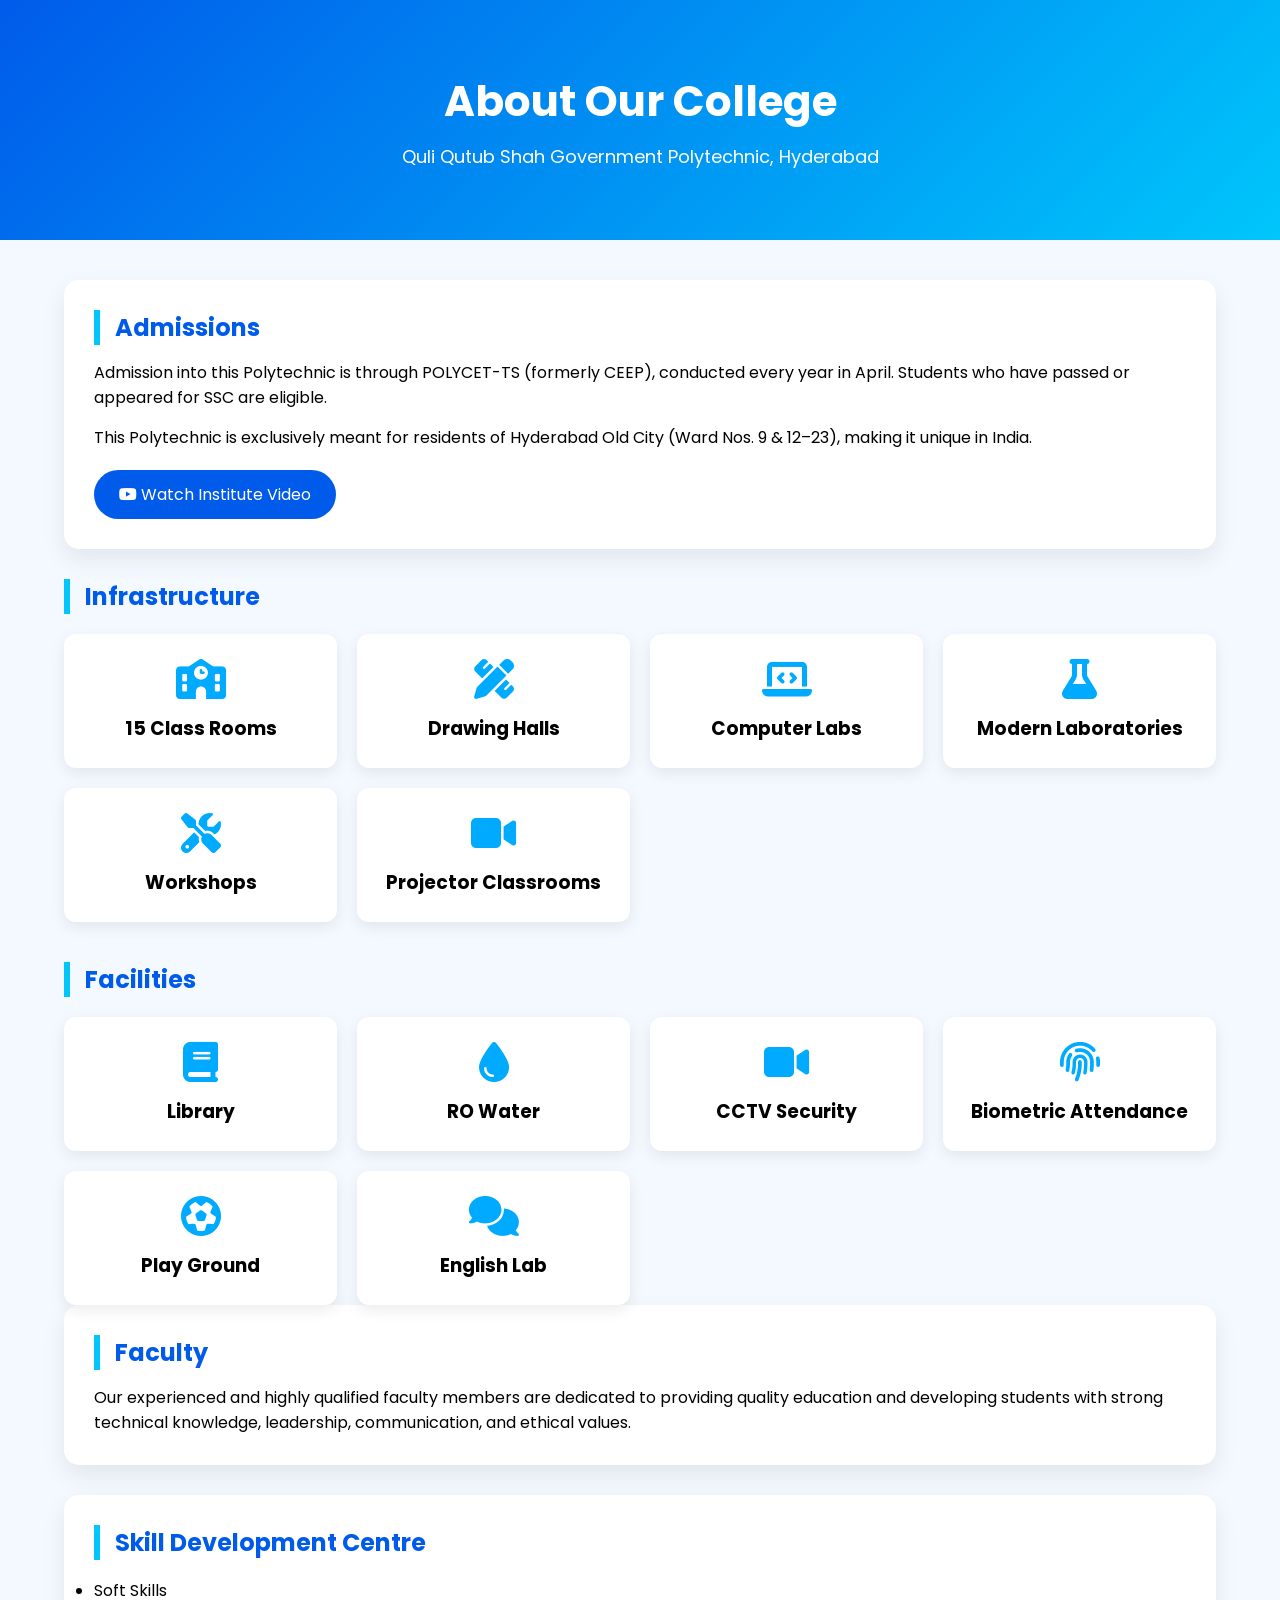
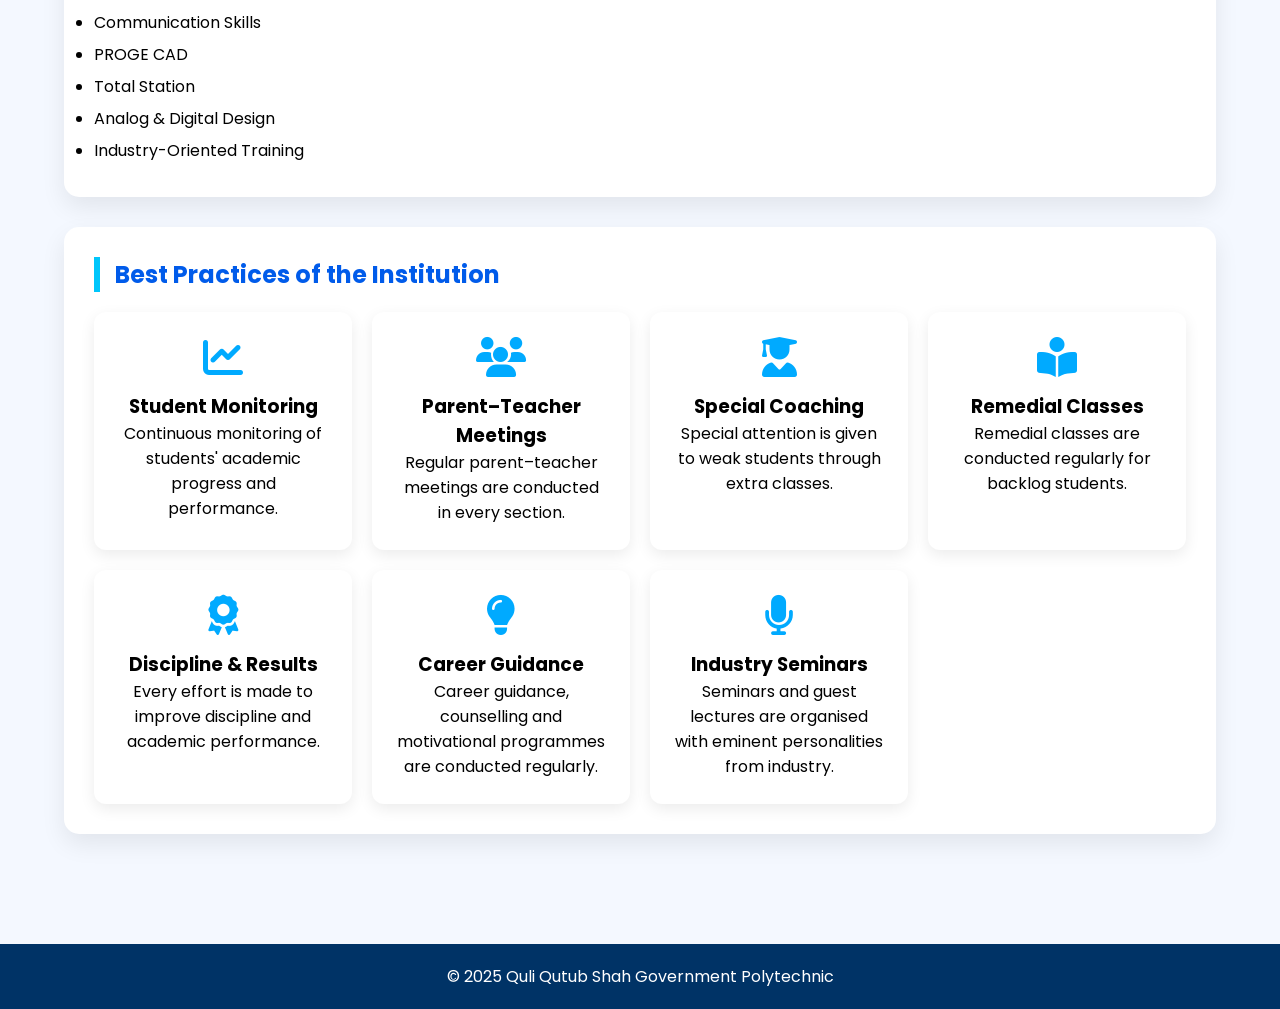
<file: Webing/Collage 2year/about-college.html>
<!DOCTYPE html>
<html lang="en">
<head>

<meta charset="UTF-8">
<meta name="viewport" content="width=device-width, initial-scale=1.0">

<title>About College</title>

<link rel="stylesheet"
href="https://cdnjs.cloudflare.com/ajax/libs/font-awesome/6.7.2/css/all.min.css">

<link href="https://fonts.googleapis.com/css2?family=Poppins:wght@300;400;500;600;700&display=swap" rel="stylesheet">

<style>

*{
margin:0;
padding:0;
box-sizing:border-box;
font-family:'Poppins',sans-serif;
}

body{
background:#f4f8ff;
}

.hero{
background:linear-gradient(135deg,#005bea,#00c6fb);
padding:70px 20px;
text-align:center;
color:white;
}

.hero h1{
font-size:42px;
margin-bottom:10px;
}

.hero p{
font-size:18px;
}

.container{
width:90%;
max-width:1200px;
margin:auto;
padding:40px 0;
}

.card{
background:white;
padding:30px;
border-radius:15px;
box-shadow:0 10px 25px rgba(0,0,0,.08);
margin-bottom:30px;
transition:.3s;
}

.card:hover{
transform:translateY(-5px);
}

.section-title{
color:#005bea;
margin-bottom:15px;
border-left:6px solid #00c6fb;
padding-left:15px;
}

.features{
display:grid;
grid-template-columns:repeat(auto-fit,minmax(250px,1fr));
gap:20px;
margin-top:20px;
}

.feature{
background:white;
padding:25px;
border-radius:12px;
text-align:center;
box-shadow:0 5px 15px rgba(0,0,0,.08);
transition:.3s;
}

.feature:hover{
background:#005bea;
color:white;
transform:scale(1.05);
}

.feature i{
font-size:40px;
color:#00aaff;
margin-bottom:15px;
}

.feature:hover i{
color:white;
}

.btn{
display:inline-block;
margin-top:20px;
background:#005bea;
color:white;
padding:12px 25px;
text-decoration:none;
border-radius:30px;
transition:.3s;
}

.btn:hover{
background:#003f9a;
}

.footer{
background:#003366;
color:white;
text-align:center;
padding:20px;
margin-top:40px;
}

</style>

</head>

<body>

<section class="hero">

<h1>About Our College</h1>

<p>Quli Qutub Shah Government Polytechnic, Hyderabad</p>

</section>

<div class="container">

<div class="card">

<h2 class="section-title">Admissions</h2>

<p>
Admission into this Polytechnic is through POLYCET-TS (formerly CEEP), conducted every year in April. Students who have passed or appeared for SSC are eligible.
</p>

<p style="margin-top:15px;">
This Polytechnic is exclusively meant for residents of Hyderabad Old City (Ward Nos. 9 & 12–23), making it unique in India.
</p>

<a class="btn" href="https://www.youtube.com/watch?v=kmwJ50QamMs" target="_blank">

<i class="fa-brands fa-youtube"></i>

Watch Institute Video

</a>

</div>

<h2 class="section-title">Infrastructure</h2>

<div class="features">

<div class="feature">
<i class="fas fa-school"></i>
<h3>15 Class Rooms</h3>
</div>

<div class="feature">
<i class="fas fa-pencil-ruler"></i>
<h3>Drawing Halls</h3>
</div>

<div class="feature">
<i class="fas fa-laptop-code"></i>
<h3>Computer Labs</h3>
</div>

<div class="feature">
<i class="fas fa-flask"></i>
<h3>Modern Laboratories</h3>
</div>

<div class="feature">
<i class="fas fa-tools"></i>
<h3>Workshops</h3>
</div>

<div class="feature">
<i class="fas fa-video"></i>
<h3>Projector Classrooms</h3>
</div>

</div>

<h2 class="section-title" style="margin-top:40px;">Facilities</h2>

<div class="features">

<div class="feature"><i class="fas fa-book"></i><h3>Library</h3></div>

<div class="feature"><i class="fas fa-tint"></i><h3>RO Water</h3></div>

<div class="feature"><i class="fas fa-video"></i><h3>CCTV Security</h3></div>

<div class="feature"><i class="fas fa-fingerprint"></i><h3>Biometric Attendance</h3></div>

<div class="feature"><i class="fas fa-futbol"></i><h3>Play Ground</h3></div>

<div class="feature"><i class="fas fa-comments"></i><h3>English Lab</h3></div>

</div>

<div class="card">

<h2 class="section-title">Faculty</h2>

<p>
Our experienced and highly qualified faculty members are dedicated to providing quality education and developing students with strong technical knowledge, leadership, communication, and ethical values.
</p>

</div>

<div class="card">

<h2 class="section-title">Skill Development Centre</h2>

<ul style="line-height:2;">
<li>Soft Skills</li>
<li>Communication Skills</li>
<li>PROGE CAD</li>
<li>Total Station</li>
<li>Analog & Digital Design</li>
<li>Industry-Oriented Training</li>
</ul>

</div>
<div class="card">

    <h2 class="section-title">Best Practices of the Institution</h2>

    <div class="features">

        <div class="feature">
            <i class="fas fa-chart-line"></i>
            <h3>Student Monitoring</h3>
            <p>Continuous monitoring of students' academic progress and performance.</p>
        </div>

        <div class="feature">
            <i class="fas fa-users"></i>
            <h3>Parent–Teacher Meetings</h3>
            <p>Regular parent–teacher meetings are conducted in every section.</p>
        </div>

        <div class="feature">
            <i class="fas fa-user-graduate"></i>
            <h3>Special Coaching</h3>
            <p>Special attention is given to weak students through extra classes.</p>
        </div>

        <div class="feature">
            <i class="fas fa-book-reader"></i>
            <h3>Remedial Classes</h3>
            <p>Remedial classes are conducted regularly for backlog students.</p>
        </div>

        <div class="feature">
            <i class="fas fa-award"></i>
            <h3>Discipline & Results</h3>
            <p>Every effort is made to improve discipline and academic performance.</p>
        </div>

        <div class="feature">
            <i class="fas fa-lightbulb"></i>
            <h3>Career Guidance</h3>
            <p>Career guidance, counselling and motivational programmes are conducted regularly.</p>
        </div>

        <div class="feature">
            <i class="fas fa-microphone"></i>
            <h3>Industry Seminars</h3>
            <p>Seminars and guest lectures are organised with eminent personalities from industry.</p>
        </div>

    </div>

</div>
</div>

<div class="footer">

© 2025 Quli Qutub Shah Government Polytechnic

</div>

</body>
</html>
</file>
